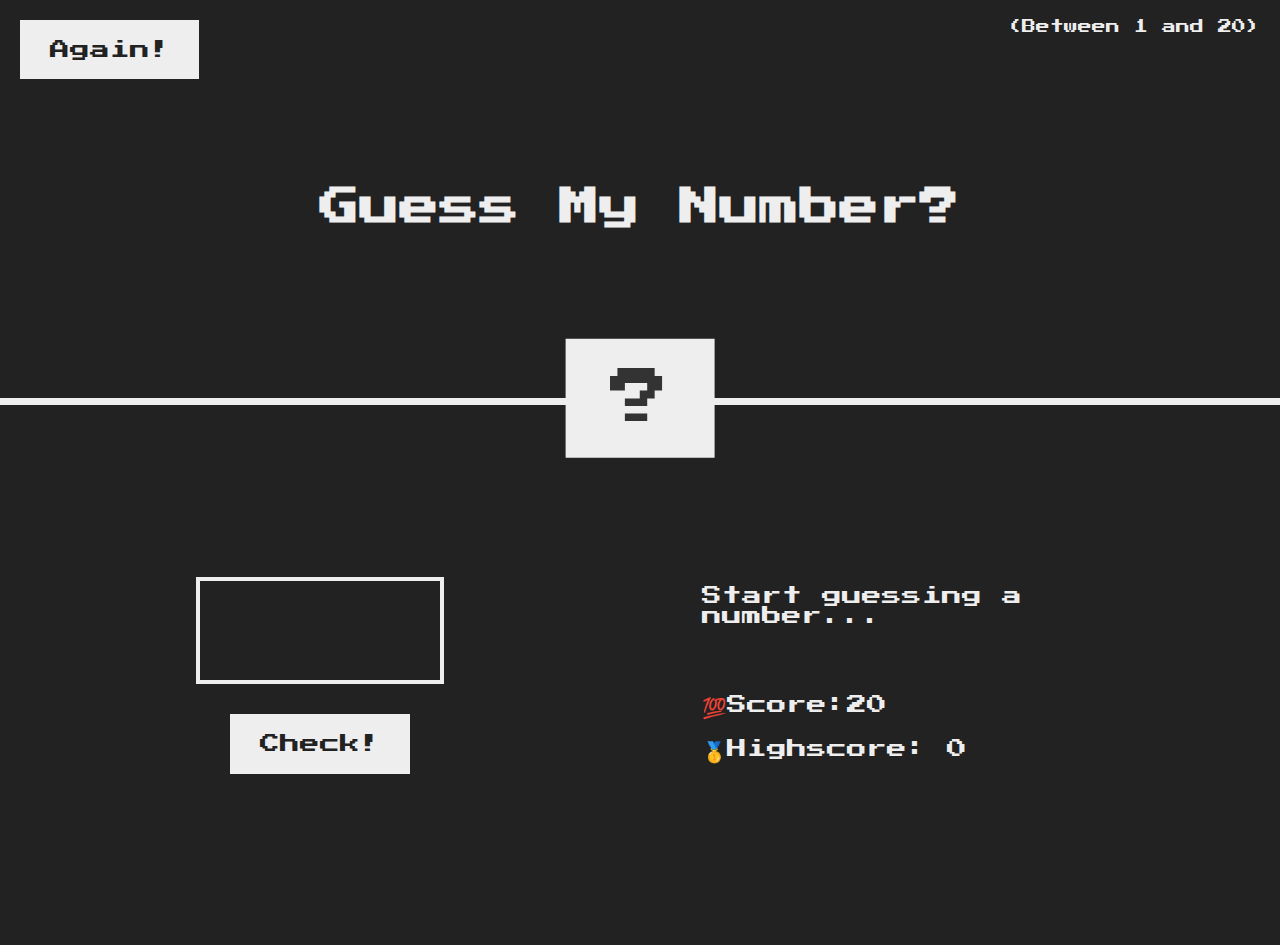
<file: index.html>
<!DOCTYPE html>
<html lang="en">
<head>
    <meta charset="UTF-8">
    <meta http-equiv="X-UA-Compatible" content="IE=edge">
    <meta name="viewport" content="width=device-width, initial-scale=1.0">
    <title>Guess My Number</title>
    <link rel="stylesheet" href="style.css" />
</head>
<body>
    <header>
        <h1>Guess My Number?</h1>
        <p class="between">(Between 1 and 20)</p>
        <button class="btn again">Again!</button>
        <div class="number">?</div>
    </header>
    <main>
        <section class="left">
            <input type="number" class="guess">
            <button class="btn check">Check!</button>
        </section>
        <section class="right">
            <p class="message">Start guessing a number...</p>
            <p class="label-score">💯Score:<span class="score">20</span></p>
            <p class="label-highscore"> 🥇Highscore: <span class="highscore">0</span></p>
        </section>
    </main>
      <script src="script.js"></script>
    </body>
</html>
</file>
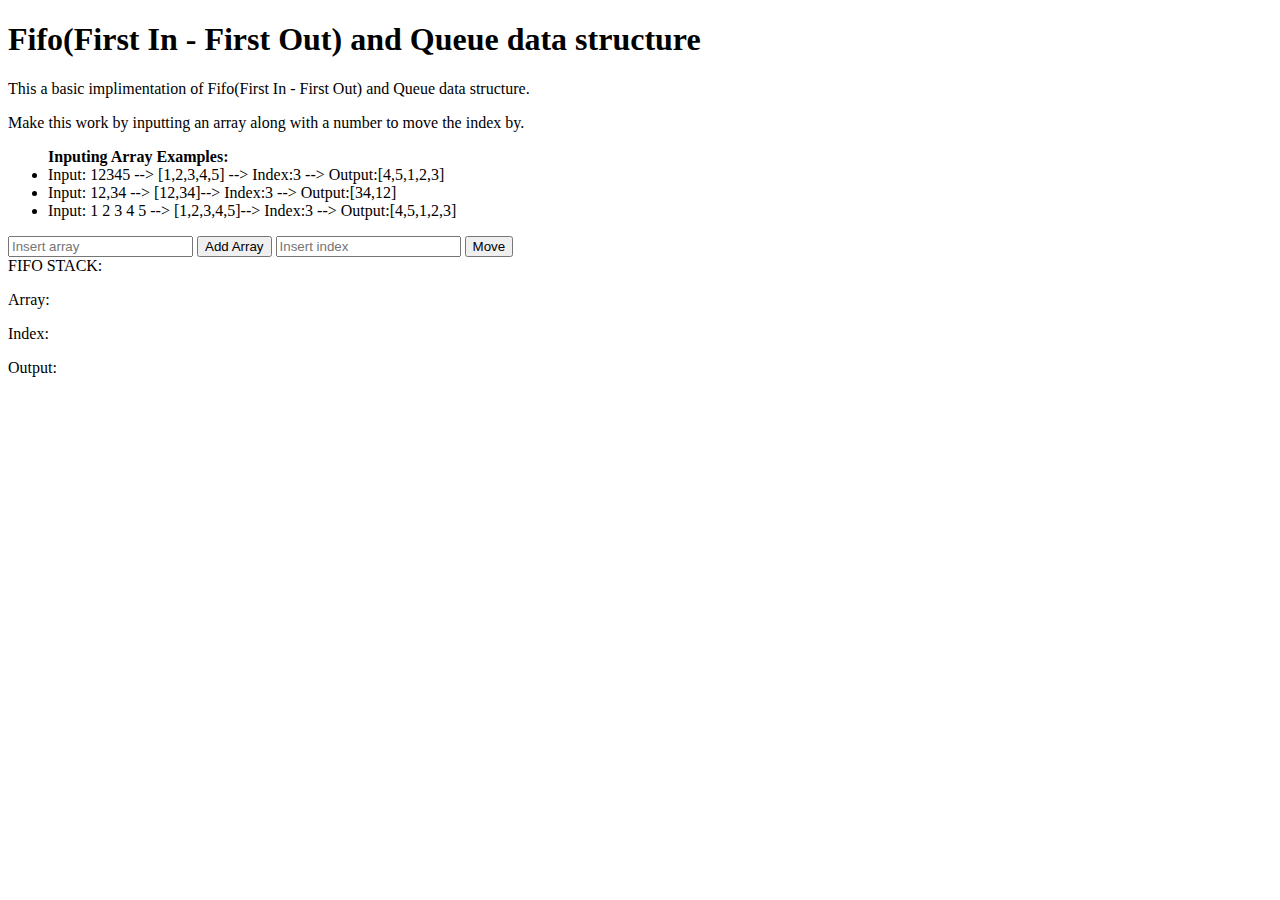
<file: fifo-visual/index.html>
<!DOCTYPE html>
<html lang="en">
<head>
    <meta charset="UTF-8">
    <meta http-equiv="X-UA-Compatible" content="IE=edge">
    <meta name="viewport" content="width=device-width, initial-scale=1.0">
    <title>FIFO - LIFO </title>
    <link rel="stylesheet" href="styles.css" />
</head>
<body>
    <header>
        <h1>Fifo(First In - First Out) and Queue data structure</h1>
    </header>
    <main>
        <section class="top">
            <p>This a basic implimentation of Fifo(First In - First Out) and Queue data structure.</p>
            <p>Make this work by inputting an array along with a number to move the index by.</p>
                <ul><b>Inputing Array Examples:</b>
                <li>Input: 12345 --> [1,2,3,4,5] --> Index:3 --> Output:[4,5,1,2,3]</li>
                <li>Input: 12,34 --> [12,34]--> Index:3 --> Output:[34,12]</li>
                <li>Input: 1 2 3 4 5 --> [1,2,3,4,5]--> Index:3 --> Output:[4,5,1,2,3]</li>
                </ul>
        </section>
        <section class="mid">
            <input type="text" class="myarr"placeholder="Insert array">
            <button class="btn check" >Add Array</button>
            <input type="number" class="index"placeholder="Insert index">
            <button class="btn moveArr">Move</button>
        </section>  
        <section class="bottom">
            FIFO STACK:
            <p>Array:<span class="arrayValue"></span></p>
            <p>Index:<span class="indexValue"></span></p>
            <p>Output:<span class="newArrayValue"></span></p>
        </section>
        
    </main>
      <script src="script.js"></script>
    </body>
</html>
</file>
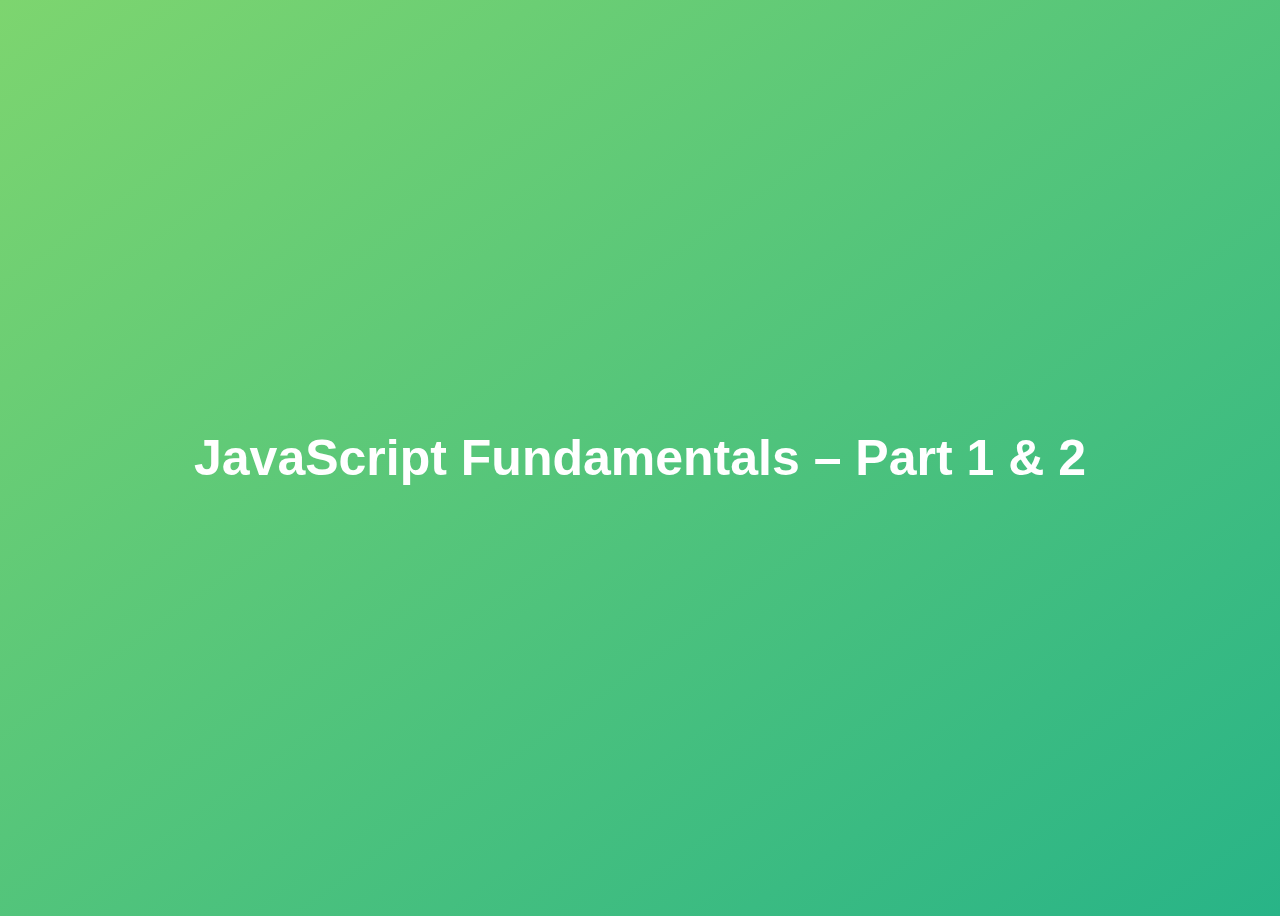
<file: js-fundamentals/index.html>
<!DOCTYPE html>
<html lang="en">
  <head>
    <meta charset="UTF-8" />
    <meta name="viewport" content="width=device-width, initial-scale=1.0" />
    <meta http-equiv="X-UA-Compatible" content="ie=edge" />
    <title>JavaScript Fundamentals – Part 1</title>
    <style>
      body {
        height: 100vh;
        display: flex;
        align-items: center;
        background: linear-gradient(to top left, #28b487, #7dd56f);
      }
      h1 {
        font-family: sans-serif;
        font-size: 50px;
        line-height: 1.3;
        width: 100%;
        padding: 30px;
        text-align: center;
        color: white;
      }
    </style>
   
  </head>
  <body>
    <h1>JavaScript Fundamentals – Part 1 & 2</h1>

    <script src="script.js"></script>
  </body>
</html>
</file>
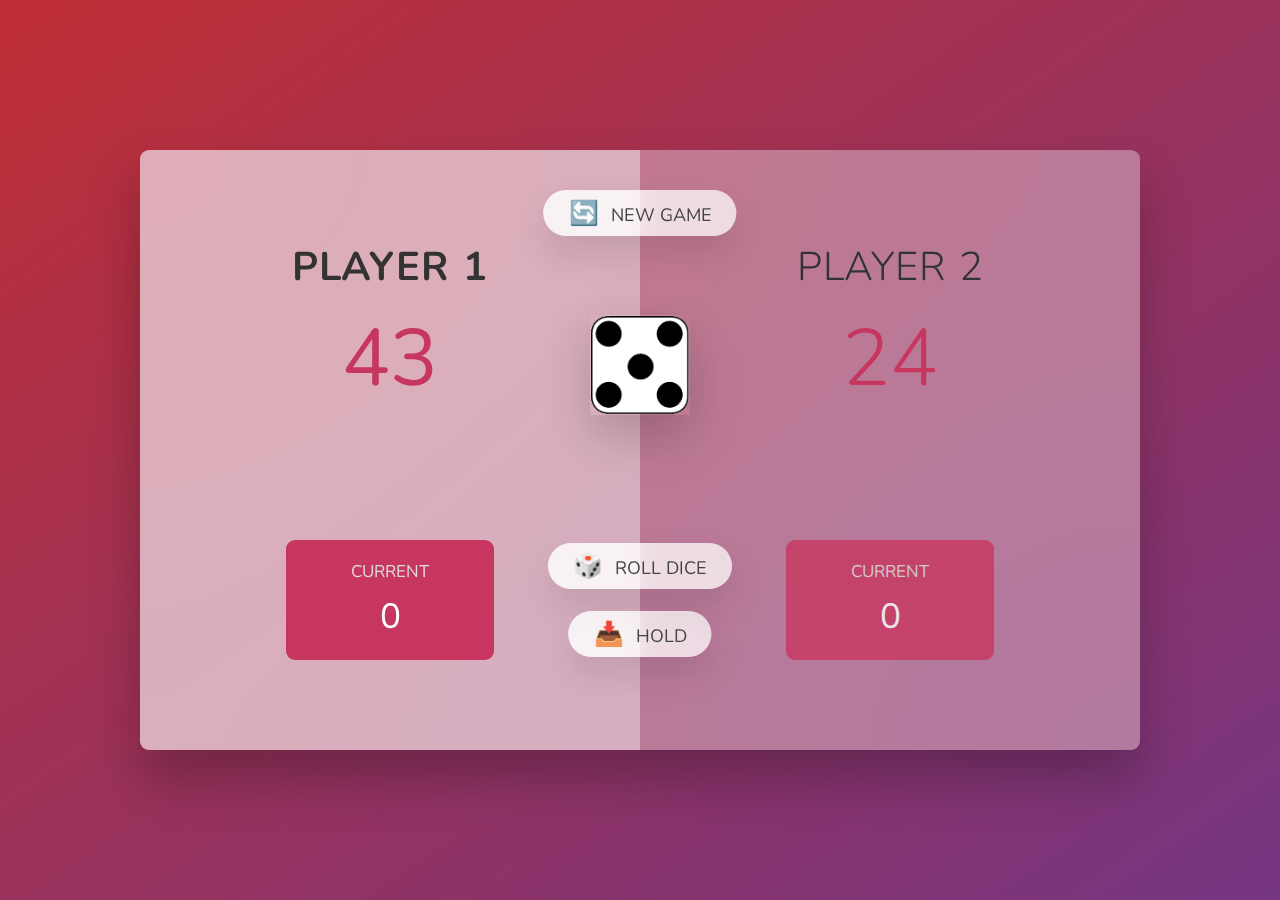
<file: PigGame-Updated/index.html>
<!DOCTYPE html>
<html lang="en">
  <head>
    <meta charset="UTF-8" />
    <meta name="viewport" content="width=device-width, initial-scale=1.0" />
    <meta http-equiv="X-UA-Compatible" content="ie=edge" />
    <link rel="stylesheet" href="style.css" />
    <title>Pig Game</title>
  </head>
  <body>
    <main>
      <section class="player player--0 player--active">
        <h2 class="name" id="name--0">Player 1</h2>
        <p class="score" id="score--0">43</p>
        <div class="current">
          <p class="current-label">Current</p>
          <p class="current-score" id="current--0">0</p>
        </div>
      </section>
      <section class="player player--1">
        <h2 class="name" id="name--1">Player 2</h2>
        <p class="score" id="score--1">24</p>
        <div class="current">
          <p class="current-label">Current</p>
          <p class="current-score" id="current--1">0</p>
        </div>
      </section>

      <img src="dice-5.png" alt="Playing dice" class="dice" />
      <button class="btn btn--new">🔄 New game</button>
      <button class="btn btn--roll">🎲 Roll dice</button>
      <button class="btn btn--hold">📥 Hold</button>
    </main>
    <script src="script.js"></script>
  </body>
</html>
</file>
<file: style.css>
@import url('https://fonts.googleapis.com/css?family=Press+Start+2P&display=swap');

* {
    margin: 0;
    padding: 0;
    box-sizing: border-box;
}
html {
    font-size: 62%;
    box-sizing: border-box;
}
body {
    font-family: 'Press Start 2P', sans-serif;
    color: #eee;
    background-color: #222;
    /* background-color: #60b347; */
}

/* layout */
header {
    position: relative;
    height: 45vh;
    border-bottom: 7px solid #eee;
}
main {
    height: 60vh;
    color: #eee;
    display: flex;
    align-items: center;
    justify-content: space-around;
}
.left {
    width: 52rem;
    display: flex;
    flex-direction: column;
    align-items: center;
}
.right {
    width: 52rem;
    font-size: 2rem;
}
/* ELEMENTS STYLE */
h1 {
    font-size: 4rem;
    text-align: center;
    position: absolute;
    width: 100%;
    top: 52%;
    left: 50%;
    transform: translate(-50%, -50%);
}
.number {
    background: #eee;
    color: #333;
    font-size: 6rem;
    width: 15rem;
    padding: 3rem 0rem;
    text-align: center;
    position: absolute;
    bottom: 0;
    left: 50%;
    transform: translate(-50%, 50%);
}
.between {
    font-size: 1.4rem;
    position: absolute;
    top: 2rem;
    right: 2rem;
}

.again {
    position: absolute;
    top: 2rem;
    left: 2rem;
}

.guess {
    background: none;
    border: 4px solid #eee;
    font-family: inherit;
    color: inherit;
    font-size: 5rem;
    padding: 2.5rem;
    width: 25rem;
    text-align: center;
    display: block;
    margin-bottom: 3rem;
}

.btn {
    border: none;
    background-color: #eee;
    color: #222;
    font-size: 2rem;
    font-family: inherit;
    padding: 2rem 3rem;
    cursor: pointer;
}

.btn:hover {
    background-color: #ccc;
}

.message {
    margin-bottom: 8rem;
    height: 3rem;
}

.label-score {
    margin-bottom: 2rem;
}
</file>
<file: fifo-visual/styles.css>
/* Do CSS later  */
/* * {
    margin: 0;
    padding: 0;
    box-sizing: border-box;
} 
html {
    box-sizing: border-box;
}
body {
    background-color: rgb(153, 245, 7);
}
header {
    position: relative;
    height: 25vh;
}

h1 {
    font-size: 4rem;
    text-align: center;
    position: absolute;
    width: 100%;
    top: 52%;
    left: 50%;
    transform: translate(-50%, -50%);
}

.top {
    background-color: rgb(224, 11, 11);
    margin: auto;
    width: 50%;
    border: 3px solid green;
    padding-left: 30px;
    text-align: left;
}
.mid {
    background-color: aqua;

    margin: auto;
    width: 50%;
}
.bottom {
    background-color: aqua;
    margin-top: 5%;
    text-align: center;
}
.btn {
    background-color: #4caf50; 
    border: none;
    color: white;
    padding: 15px 32px;
    text-align: center;
    text-decoration: none;
    display: inline-block;
    font-size: 16px;
}
input[type='text'] {
    background-color: #3cbc8d;
    color: white;
}
*/
</file>
<file: PigGame-Updated/style.css>
@import url('https://fonts.googleapis.com/css2?family=Nunito&display=swap');

* {
    margin: 0;
    padding: 0;
    box-sizing: inherit;
}

html {
    font-size: 62.5%;
    box-sizing: border-box;
}

body {
    font-family: 'Nunito', sans-serif;
    font-weight: 400;
    height: 100vh;
    color: #333;
    background-image: linear-gradient(to top left, #753682 0%, #bf2e34 100%);
    display: flex;
    align-items: center;
    justify-content: center;
}

/* LAYOUT */
main {
    position: relative;
    width: 100rem;
    height: 60rem;
    background-color: rgba(255, 255, 255, 0.35);
    backdrop-filter: blur(200px);
    filter: blur();
    box-shadow: 0 3rem 5rem rgba(0, 0, 0, 0.25);
    border-radius: 9px;
    overflow: hidden;
    display: flex;
}

.player {
    flex: 50%;
    padding: 9rem;
    display: flex;
    flex-direction: column;
    align-items: center;
    transition: all 0.75s;
}

/* ELEMENTS */
.name {
    position: relative;
    font-size: 4rem;
    text-transform: uppercase;
    letter-spacing: 1px;
    word-spacing: 2px;
    font-weight: 300;
    margin-bottom: 1rem;
}

.score {
    font-size: 8rem;
    font-weight: 300;
    color: #c7365f;
    margin-bottom: auto;
}

.player--active {
    background-color: rgba(255, 255, 255, 0.4);
}
.player--active .name {
    font-weight: 700;
}
.player--active .score {
    font-weight: 400;
}

.player--active .current {
    opacity: 1;
}

.current {
    background-color: #c7365f;
    opacity: 0.8;
    border-radius: 9px;
    color: #fff;
    width: 65%;
    padding: 2rem;
    text-align: center;
    transition: all 0.75s;
}

.current-label {
    text-transform: uppercase;
    margin-bottom: 1rem;
    font-size: 1.7rem;
    color: #ddd;
}

.current-score {
    font-size: 3.5rem;
}

/* ABSOLUTE POSITIONED ELEMENTS */
.btn {
    position: absolute;
    left: 50%;
    transform: translateX(-50%);
    color: #444;
    background: none;
    border: none;
    font-family: inherit;
    font-size: 1.8rem;
    text-transform: uppercase;
    cursor: pointer;
    font-weight: 400;
    transition: all 0.2s;

    background-color: white;
    background-color: rgba(255, 255, 255, 0.6);
    backdrop-filter: blur(10px);

    padding: 0.7rem 2.5rem;
    border-radius: 50rem;
    box-shadow: 0 1.75rem 3.5rem rgba(0, 0, 0, 0.1);
}

.btn::first-letter {
    font-size: 2.4rem;
    display: inline-block;
    margin-right: 0.7rem;
}

.btn--new {
    top: 4rem;
}
.btn--roll {
    top: 39.3rem;
}
.btn--hold {
    top: 46.1rem;
}

.btn:active {
    transform: translate(-50%, 3px);
    box-shadow: 0 1rem 2rem rgba(0, 0, 0, 0.15);
}

.btn:focus {
    outline: none;
}

.dice {
    position: absolute;
    left: 50%;
    top: 16.5rem;
    transform: translateX(-50%);
    height: 10rem;
    box-shadow: 0 2rem 5rem rgba(0, 0, 0, 0.2);
}

.player--winner {
    background-color: #2f2f2f;
}

.player--winner .name {
    font-weight: 700;
    color: #c7365f;
}

.hidden {
    display: none;
}
</file>
